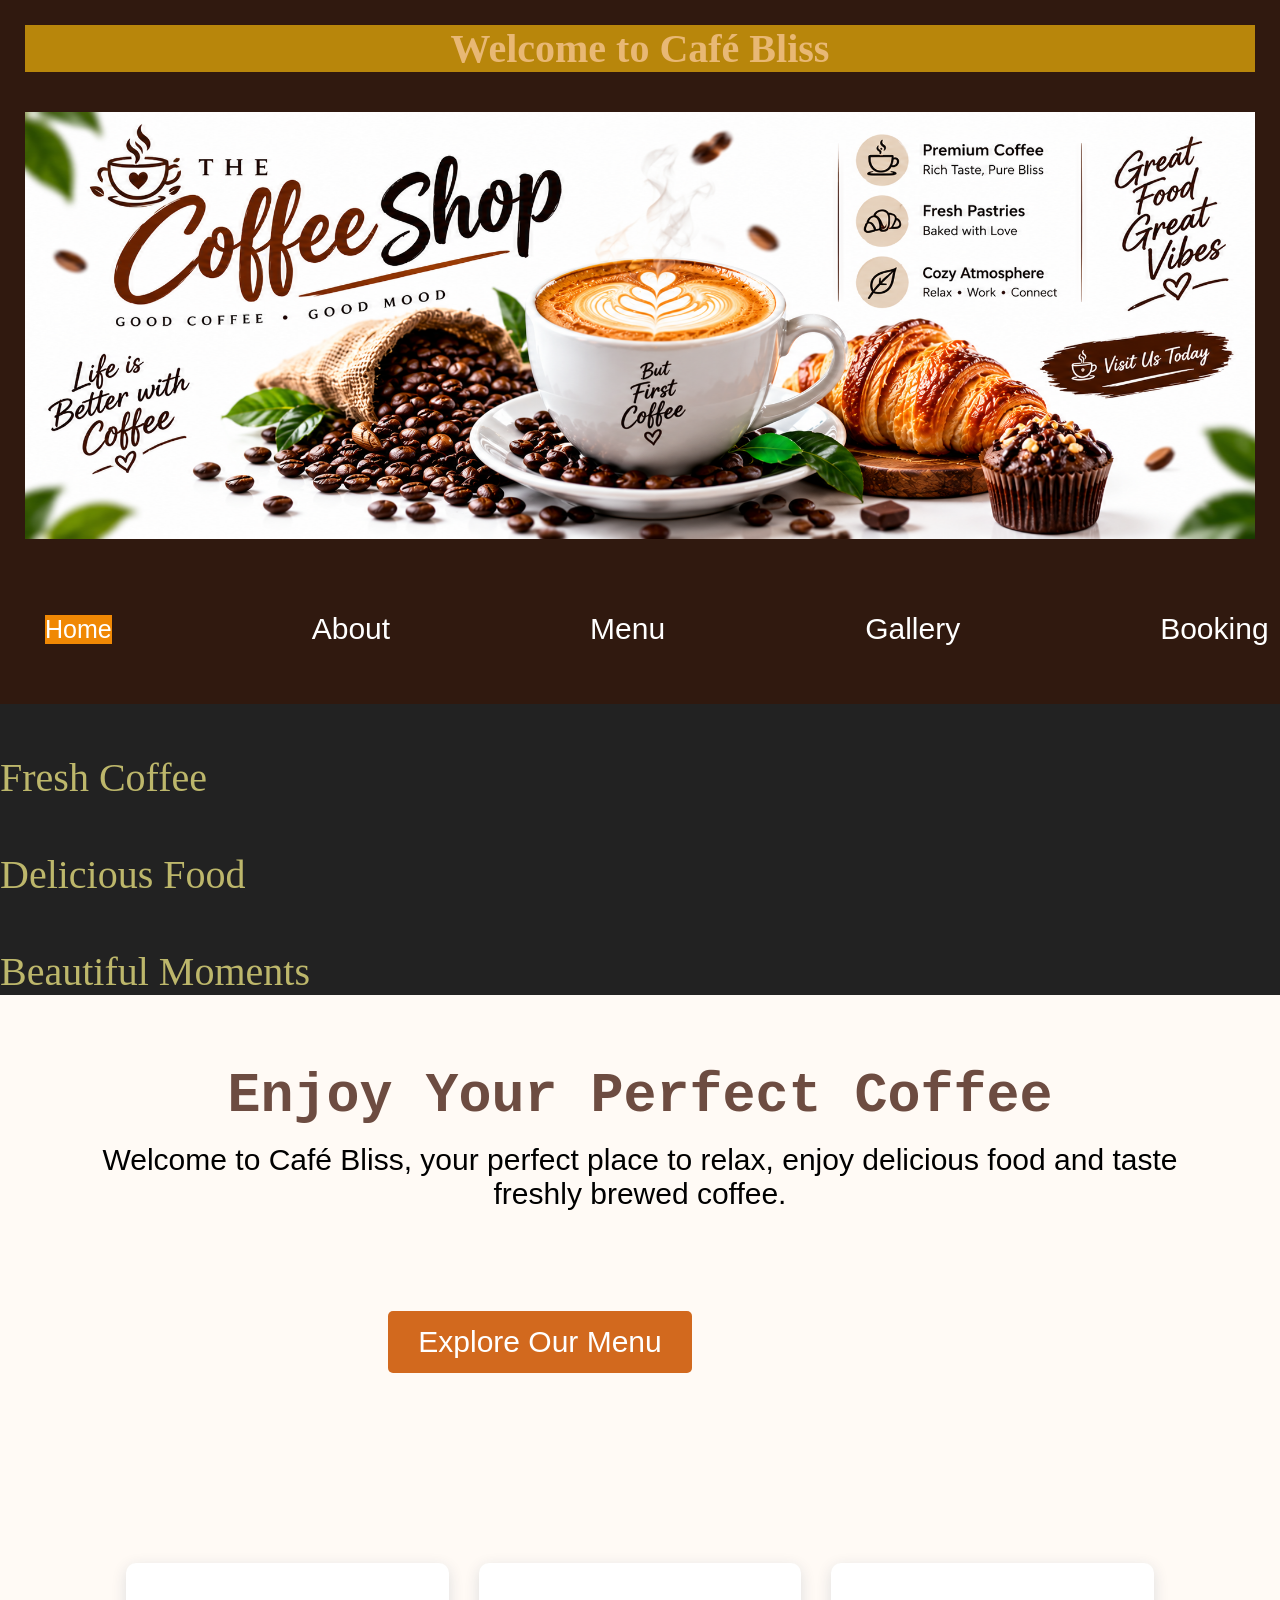
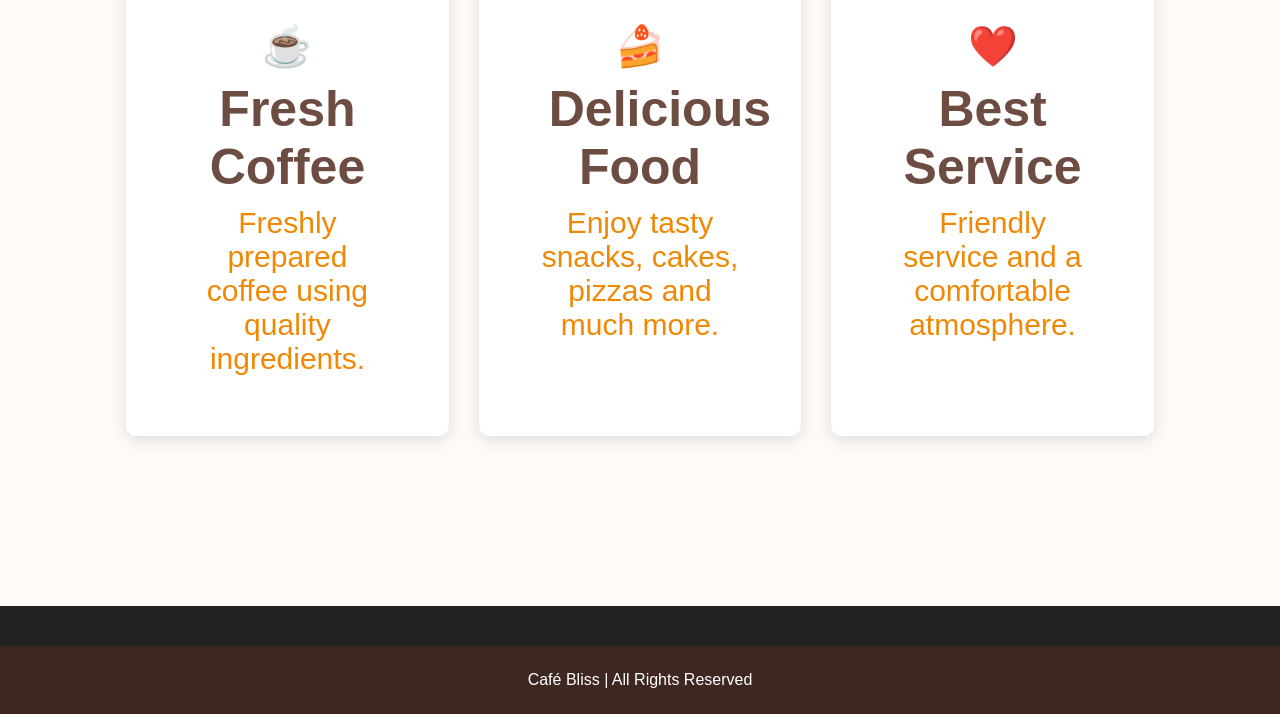
<file: index.html>
<!DOCTYPE html>
<html lang="en">
<head>
    <meta charset="UTF-8">
    <meta name="viewport" content="width=device-width, initial-scale=1.0">
    <title>Cafe Bliss</title>
    <link rel="stylesheet" href="style2.css">
</head>
<body>
    
    <header>
<h1>Welcome to Café Bliss</h1>
        <img src="image2.png" alt="Coffee shop logo"/>
   

        <div id="navbar">
            <a id="logo" href="index.html">Home</a>
            <a href="About.html">About</a>
            <a href="Menu.html">Menu</a>
            <a href="gallery.html">Gallery</a>
            <a href="booking.html">Booking</a>
            <a href="contact.html">Contact us</a>

            <input type="text" placeholder="Search Coffee">
            
            <button>Search</button>

        </div>

       
    </header>


    <section class="hero">

    <div class="hero-content">
        

        <ol>
                <li>Fresh Coffee</li>
                <li>Delicious Food</li>
                <li>Beautiful Moments</li>
        </ol>
             

        
    </div>

    </section>

    <section class="welcome">

    <h2>Enjoy Your Perfect Coffee</h2>

    <p>
        Welcome to Café Bliss, your perfect place to relax, enjoy
        delicious food and taste freshly brewed coffee.
    </p>

    <a href="menu.html" class="btn">Explore Our Menu</a>

    </section>

    <section class="welcome">

    <div class="features">

        <div class="feature-box">
            <span>☕</span>
            <h3>Fresh Coffee</h3>
            <p>Freshly prepared coffee using quality ingredients.</p>
        </div>

        <div class="feature-box">
            <span>🍰</span>
            <h3>Delicious Food</h3>
            <p>Enjoy tasty snacks, cakes, pizzas and much more.</p>
        </div>

        <div class="feature-box">
            <span>❤️</span>
            <h3>Best Service</h3>
            <p>Friendly service and a comfortable atmosphere.</p>
        </div>

    </div>

</section>


    <footer>
    <p> Café Bliss | All Rights Reserved</p>
</footer>


 
</body>
</html>
</file>
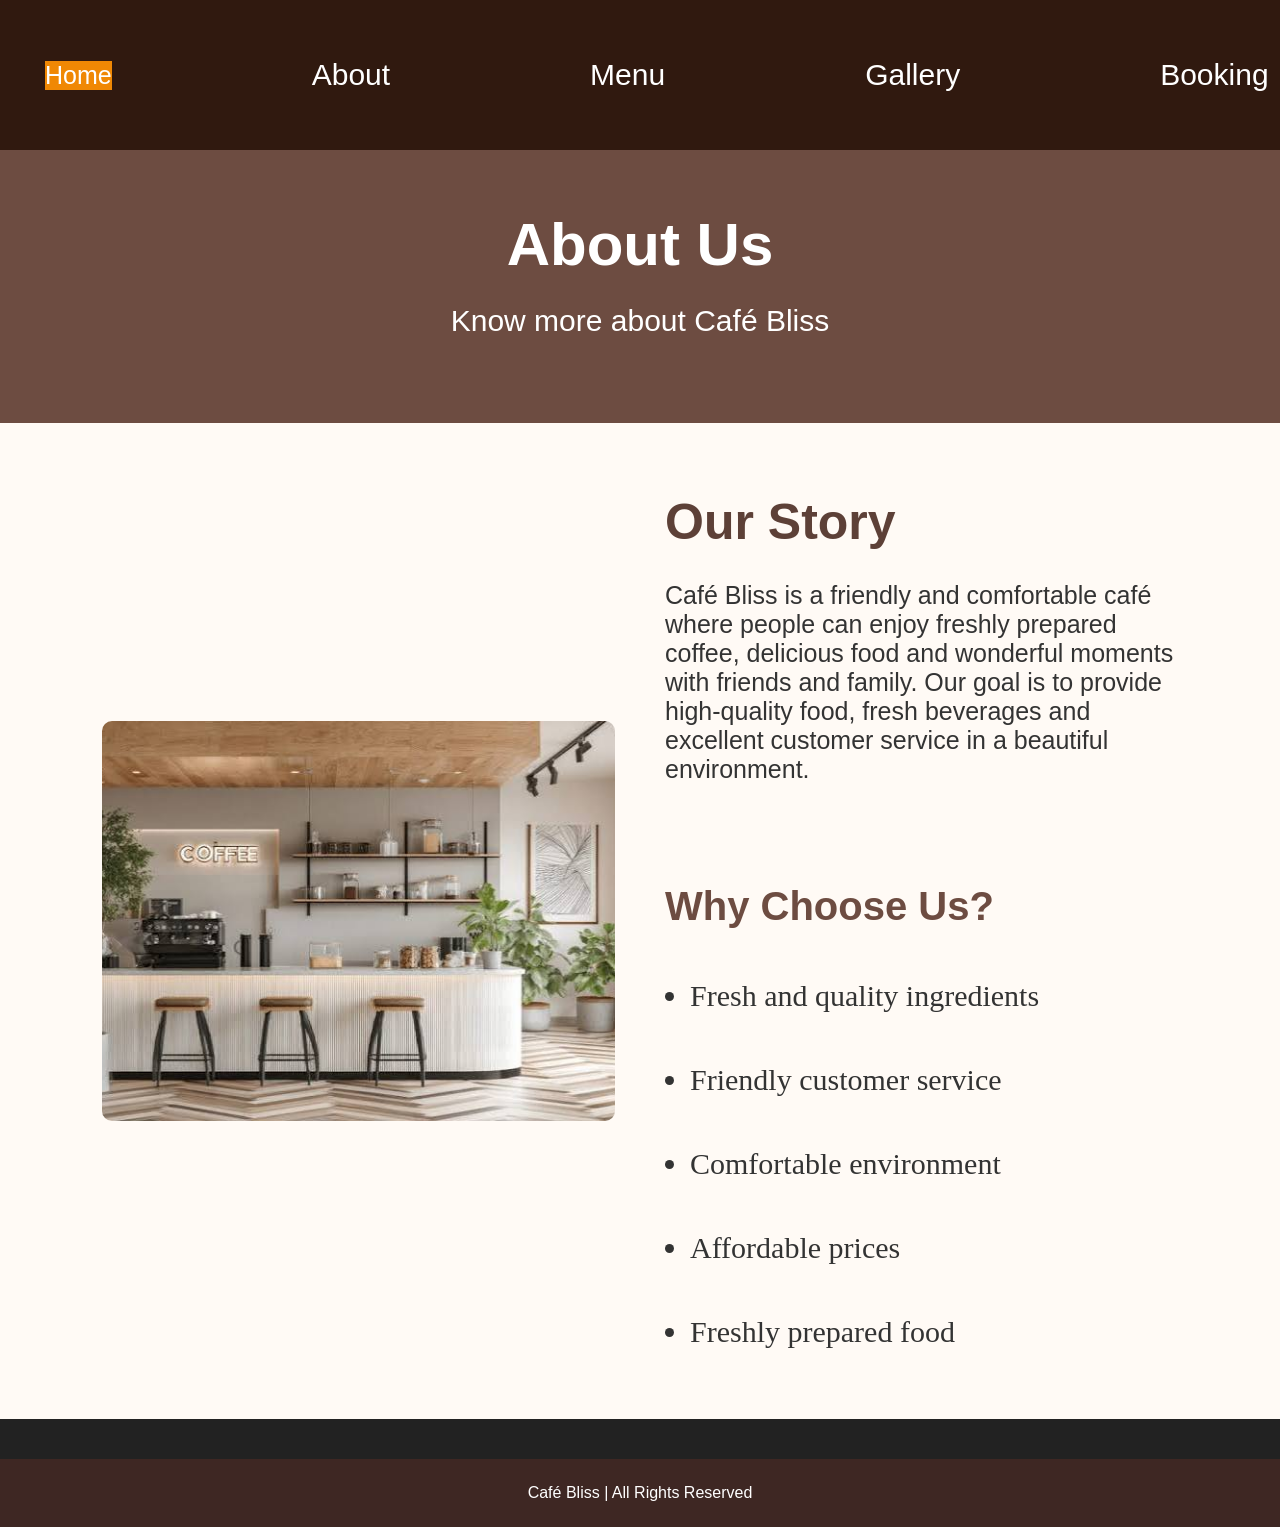
<file: About.html>
<!DOCTYPE html>
<html lang="en">
<head>
    <meta charset="UTF-8">
    <meta name="viewport" content="width=device-width, initial-scale=1.0">
    <title>About Us</title>
    <link rel="stylesheet" href="style2.css">
</head>
<body>
    <header>
        <div id="navbar">
            <a id="logo" href="index.html">Home</a>
            <a href="About.html">About</a>
            <a href="Menu.html">Menu</a>
            <a href="gallery.html">Gallery</a>
            <a href="booking.html">Booking</a>
            <a href="contact.html">Contact us</a>

            <input type="text" placeholder="Search Coffee">
            
            <button>Search</button>

        </div>

    </header>

    <section class="page-title">
    <h1>About Us</h1>
    <p>Know more about Café Bliss</p>
</section>

<section class="about">

    <div class="about-image">
        <img src="images3.jpg" alt="Cafe Interior">
    </div>

    <div class="about-content">

        <h2>Our Story</h2>

        <p>
            Café Bliss is a friendly and comfortable café where people
            can enjoy freshly prepared coffee, delicious food and
            wonderful moments with friends and family.
             Our goal is to provide high-quality food, fresh beverages
            and excellent customer service in a beautiful environment.
        </p>

        
        <h3>Why Choose Us?</h3>

        <ul>
            <li>Fresh and quality ingredients</li>
            <li>Friendly customer service</li>
            <li>Comfortable environment</li>
            <li>Affordable prices</li>
            <li>Freshly prepared food</li>
        </ul>

    </div>

</section>



    <footer>
    <p> Café Bliss | All Rights Reserved</p>
</footer>




</body>
</html>
</file>
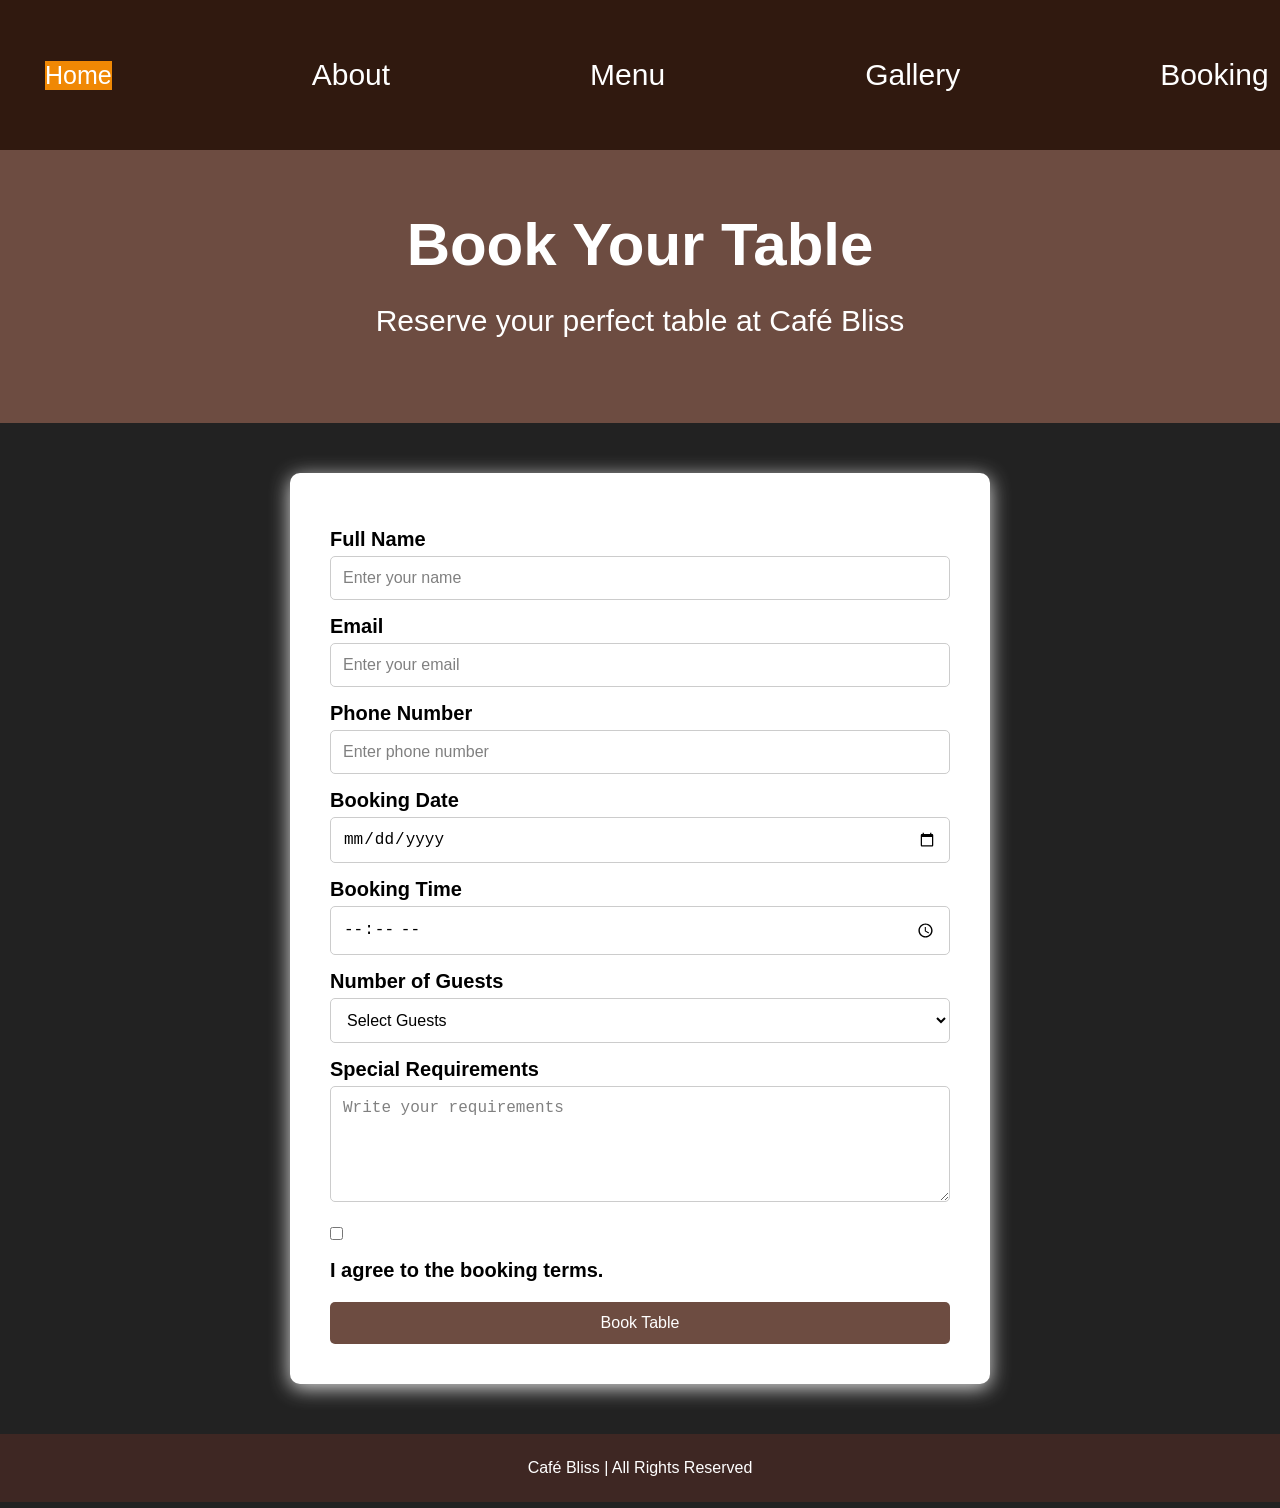
<file: booking.html>
<!DOCTYPE html>
<html lang="en">

<head>
    <meta charset="UTF-8">
    <meta name="viewport" content="width=device-width, initial-scale=1.0">
    <title>Booking - Café Bliss</title>
    <link rel="stylesheet" href="style2.css">
</head>

<body>

<header>

   <div id="navbar">

            <a id="logo" href="index.html">Home</a>
            <a href="About.html">About</a>
            <a href="Menu.html">Menu</a>
            <a href="gallery.html">Gallery</a>
            <a href="booking.html">Booking</a>
            <a href="contact.html">Contact us</a>

            <input type="text" placeholder="Search Coffee">
            
            <button>Search</button>
    
    </div>

</header>

<section class="page-title">
    <h1>Book Your Table</h1>
    <p>Reserve your perfect table at Café Bliss</p>
</section>

<section class="form-container">

    <form action="confirmation.html" method="get">

        <label>Full Name</label>
        <input type="text" placeholder="Enter your name" required>

        <label>Email</label>
        <input type="email" placeholder="Enter your email" required>

        <label>Phone Number</label>
        <input type="tel" placeholder="Enter phone number">

        <label>Booking Date</label>
        <input type="date">

        <label>Booking Time</label>
        <input type="time">

        <label>Number of Guests</label>

        <select>
            <option>Select Guests</option>
            <option>1 Person</option>
            <option>2 People</option>
            <option>3 People</option>
            <option>4 People</option>
            <option>5+ People</option>
        </select>

        

        <label>Special Requirements</label>

        <textarea rows="5" placeholder="Write your requirements"></textarea>

        <div class="check">
            <input type="checkbox">
            <label>I agree to the booking terms.</label>
        </div>

        <input type="submit" value="Book Table" class="submit-btn">

    </form>

    
</section>

<footer>
    <p> Café Bliss | All Rights Reserved</p>
</footer>

</body>
</html>
</file>
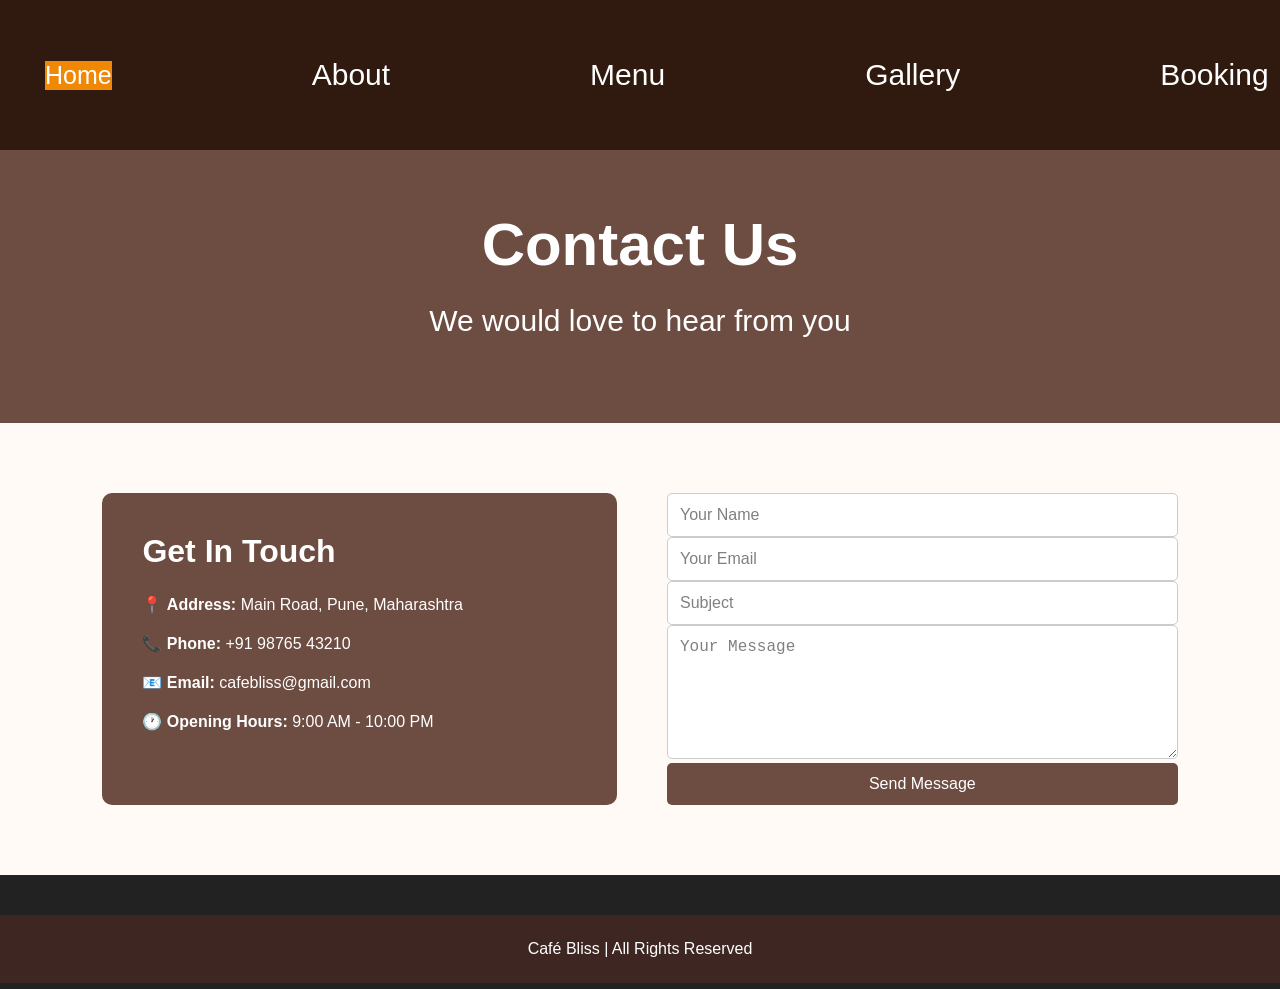
<file: contact.html>
<!DOCTYPE html>
<html lang="en">

<head>
    <meta charset="UTF-8">
    <meta name="viewport" content="width=device-width, initial-scale=1.0">
    <title>Contact - Café Bliss</title>
    <link rel="stylesheet" href="style2.css">
</head>

<body>

<header>

    <div id="navbar">

            <a id="logo" href="index.html">Home</a>
            <a href="About.html">About</a>
            <a href="Menu.html">Menu</a>
            <a href="gallery.html">Gallery</a>
            <a href="booking.html">Booking</a>
            <a href="contact.html">Contact us</a>

            <input type="text" placeholder="Search Coffee">
            
            <button>Search</button>
    
    </div>
</header>

<section class="page-title">
    <h1>Contact Us</h1>
    <p>We would love to hear from you</p>
</section>

<section class="contact">

    <div class="contact-info">

        <h2>Get In Touch</h2>

        <p>📍 <strong>Address:</strong> Main Road, Pune, Maharashtra</p>

        <p>📞 <strong>Phone:</strong> +91 98765 43210</p>

        <p>📧 <strong>Email:</strong> cafebliss@gmail.com</p>

        <p>🕐 <strong>Opening Hours:</strong> 9:00 AM - 10:00 PM</p>

    </div>

    <div class="contact-form">

        <form>

            <input type="text" placeholder="Your Name">

            <input type="email" placeholder="Your Email">

            <input type="text" placeholder="Subject">

            <textarea rows="6" placeholder="Your Message"></textarea>

            <input type="submit" value="Send Message" class="submit-btn">

        </form>

    </div>

</section>

<footer>
    <p> Café Bliss | All Rights Reserved</p>
</footer>

</body>
</html>
</file>
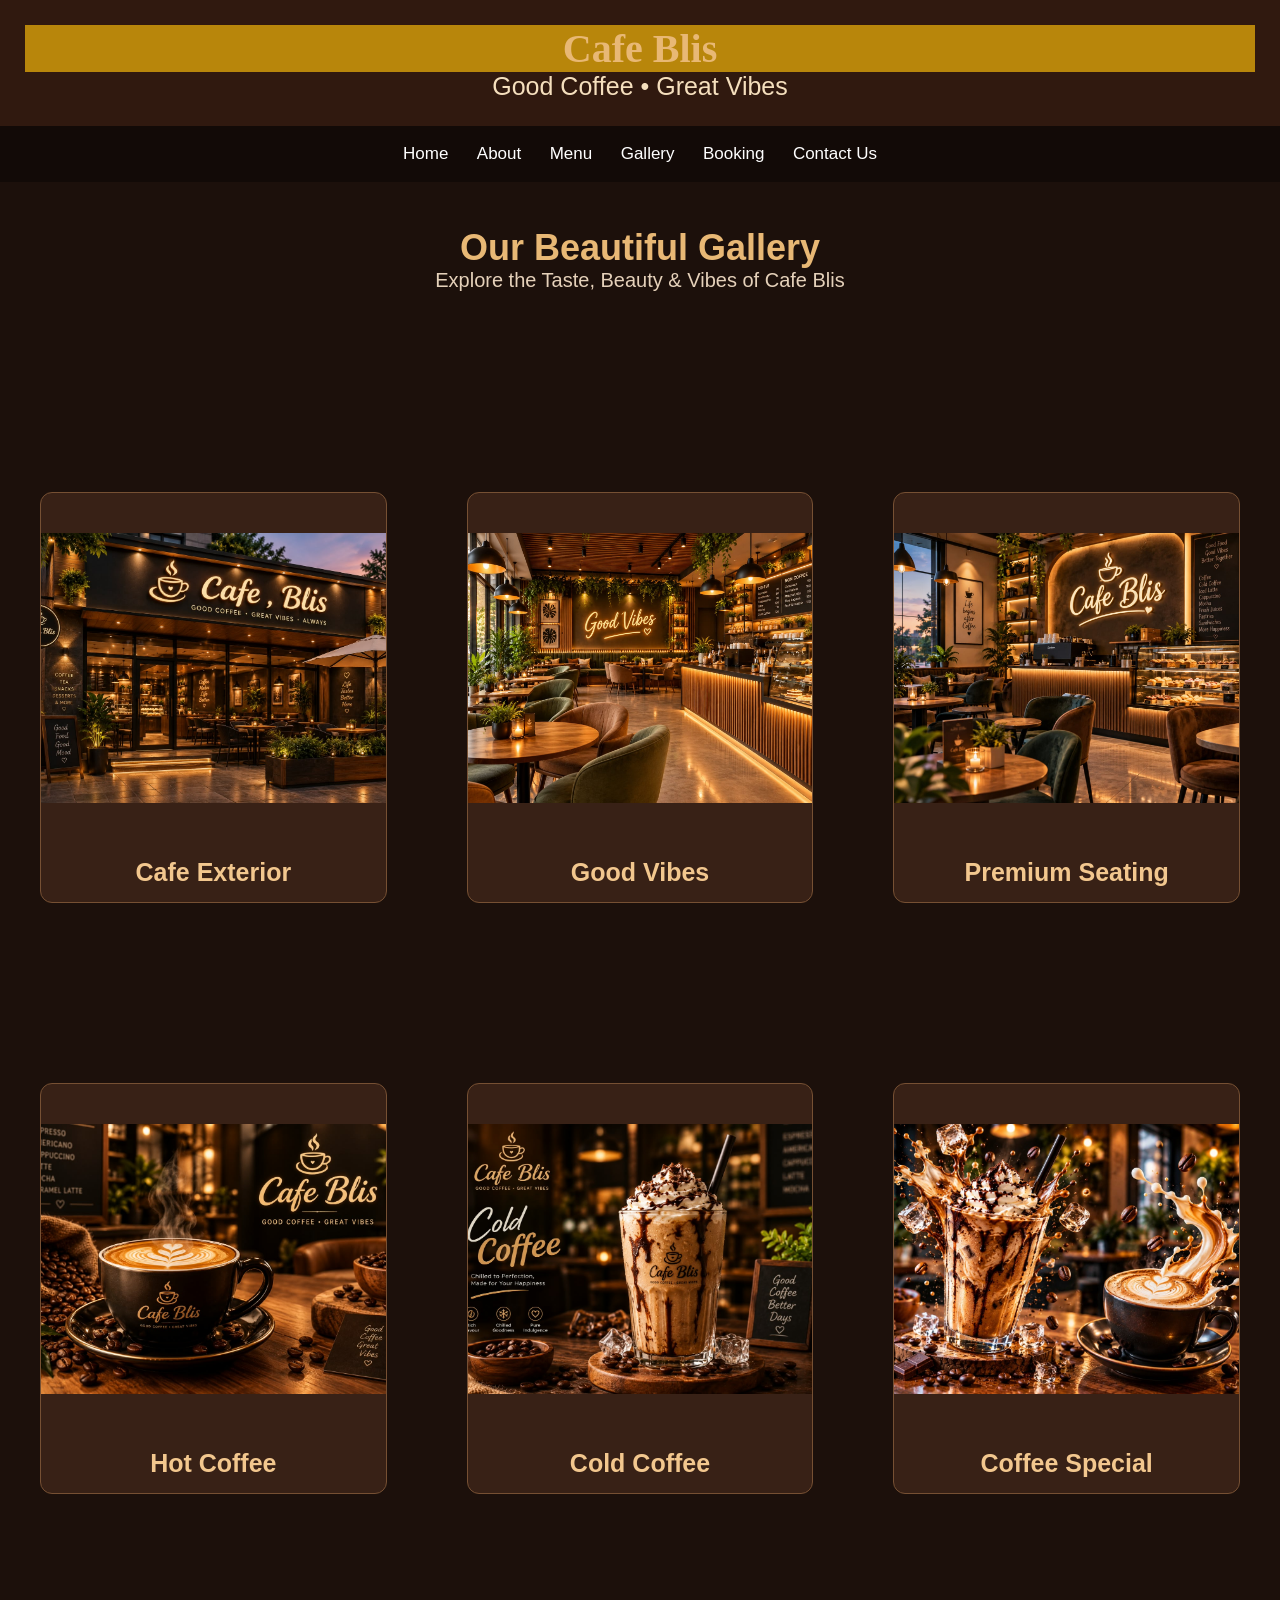
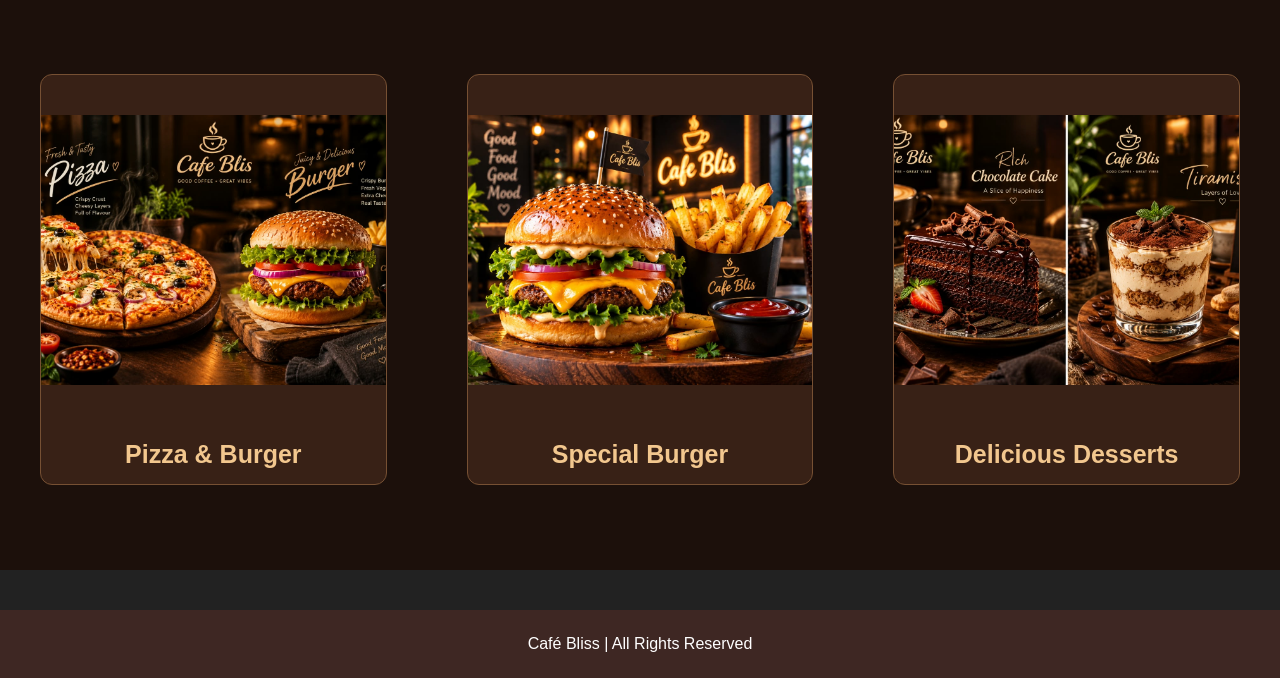
<file: gallery.html>
<!DOCTYPE html>
<html lang="en">

<head>
    <meta charset="UTF-8">
    <meta name="viewport" content="width=device-width, initial-scale=1.0">
    <title>Gallery - Café Bliss</title>
    <link rel="stylesheet" href="style2.css">
</head>

<body>

<header>
    <h1>Cafe Blis</h1>
    <p>Good Coffee • Great Vibes</p>
</header>

<nav>
    <a href="index.html">Home</a>
    <a href="About.html">About</a>
    <a href="Menu.html">Menu</a>
    <a href="gallery.html">Gallery</a>
    <a href="booking.html">Booking</a>
    <a href="contact.html">Contact Us</a>
</nav>

<section class="gallery">

    <h2>Our Beautiful Gallery</h2>
    <p>Explore the Taste, Beauty & Vibes of Cafe Blis</p>

    <div class="gallery-container">

        <div class="gallery-item">
            <img src="img17.jpeg" alt="Cafe Exterior">
            <h3>Cafe Exterior</h3>
        </div>

        <div class="gallery-item">
            <img src="img15.jpeg" alt="Cafe Interior">
            <h3>Good Vibes</h3>
        </div>

        <div class="gallery-item">
            <img src="img13.jpeg" alt="Cafe Seating">
            <h3>Premium Seating</h3>
        </div>

        <div class="gallery-item">
            <img src="img20.jpeg" alt="Hot Coffee">
            <h3>Hot Coffee</h3>
        </div>

        <div class="gallery-item">
            <img src="img18.jpeg" alt="Cold Coffee">
            <h3>Cold Coffee</h3>
        </div>

        <div class="gallery-item">
            <img src="img12.jpeg" alt="Coffee Special">
            <h3>Coffee Special</h3>
        </div>

        <div class="gallery-item">
            <img src="img19.jpeg" alt="Pizza and Burger">
            <h3>Pizza & Burger</h3>
        </div>

        <div class="gallery-item">
            <img src="img9.jpeg" alt="Special Burger">
            <h3>Special Burger</h3>
        </div>

        <div class="gallery-item">
            <img src="img16.jpeg" alt="Desserts">
            <h3>Delicious Desserts</h3>
        </div>

    </div>
</section>



<footer>
    <p> Café Bliss | All Rights Reserved</p>
</footer>

</body>
</html>
</file>
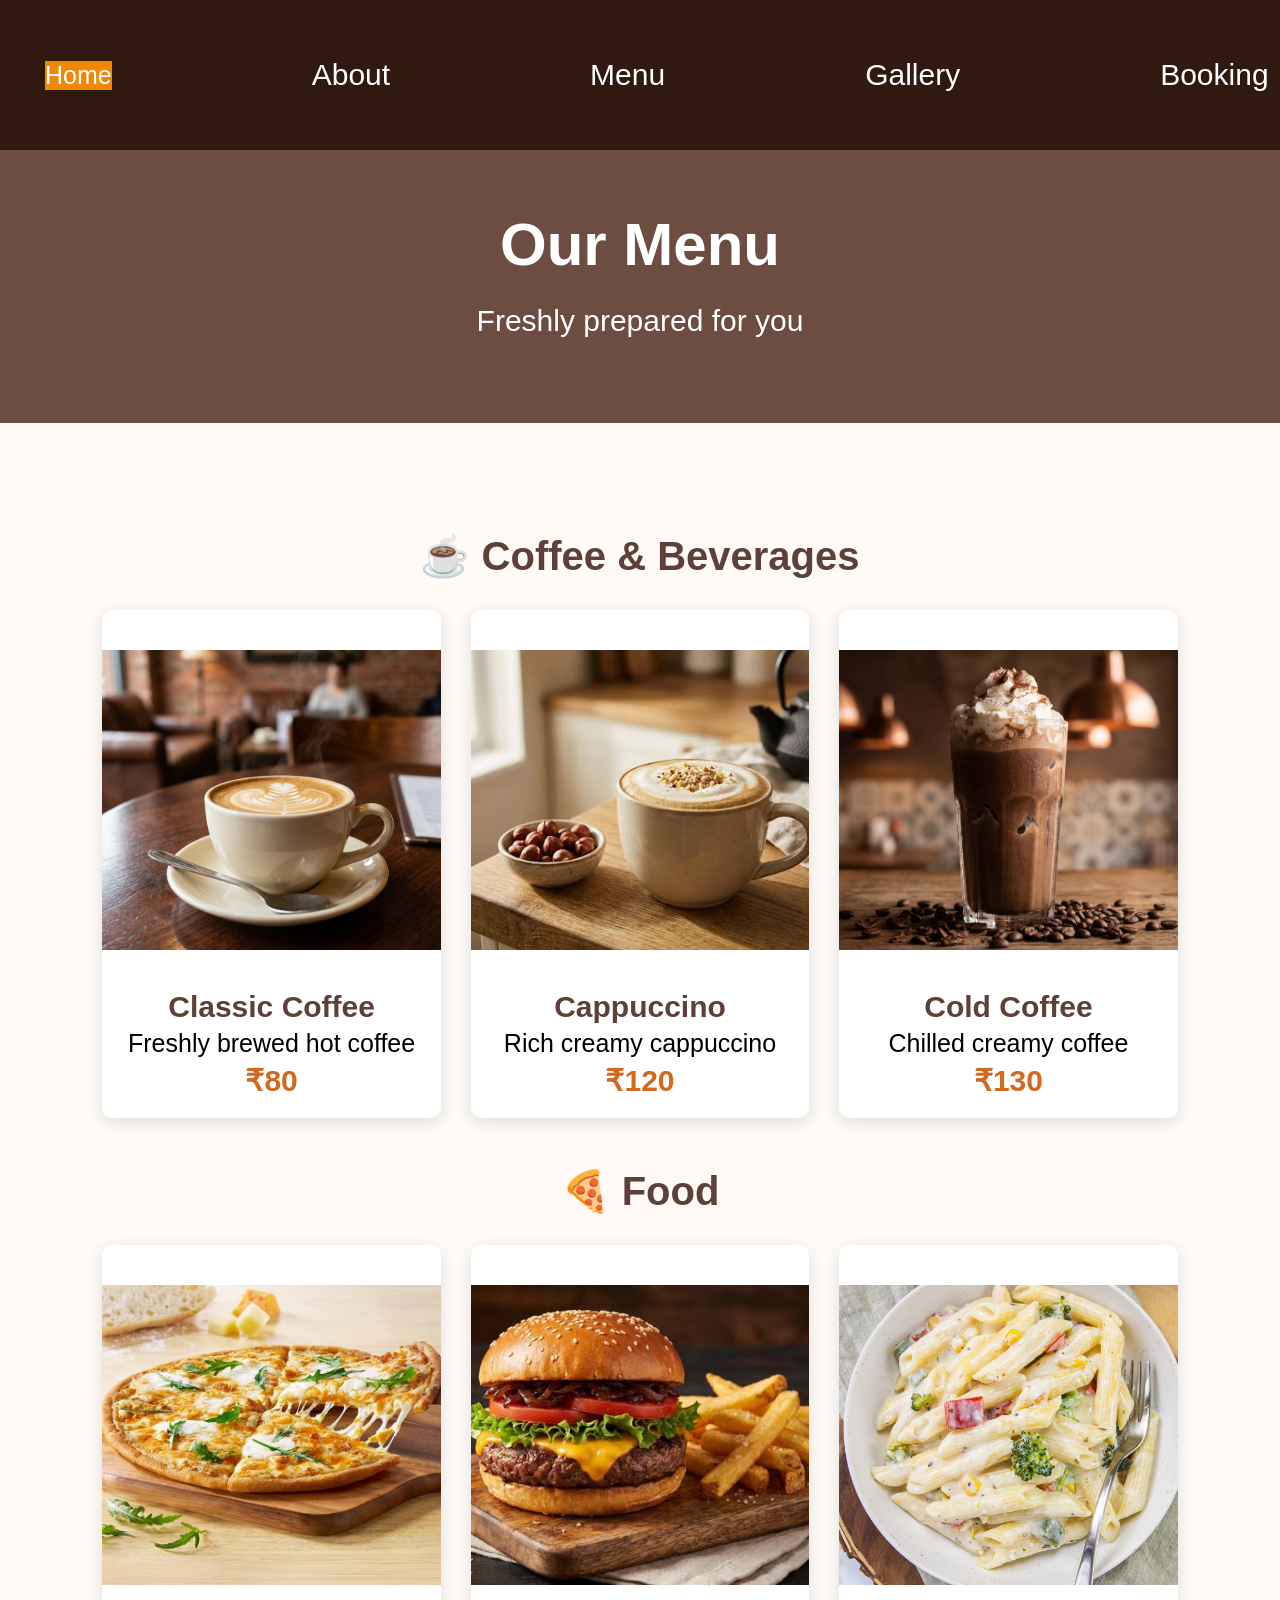
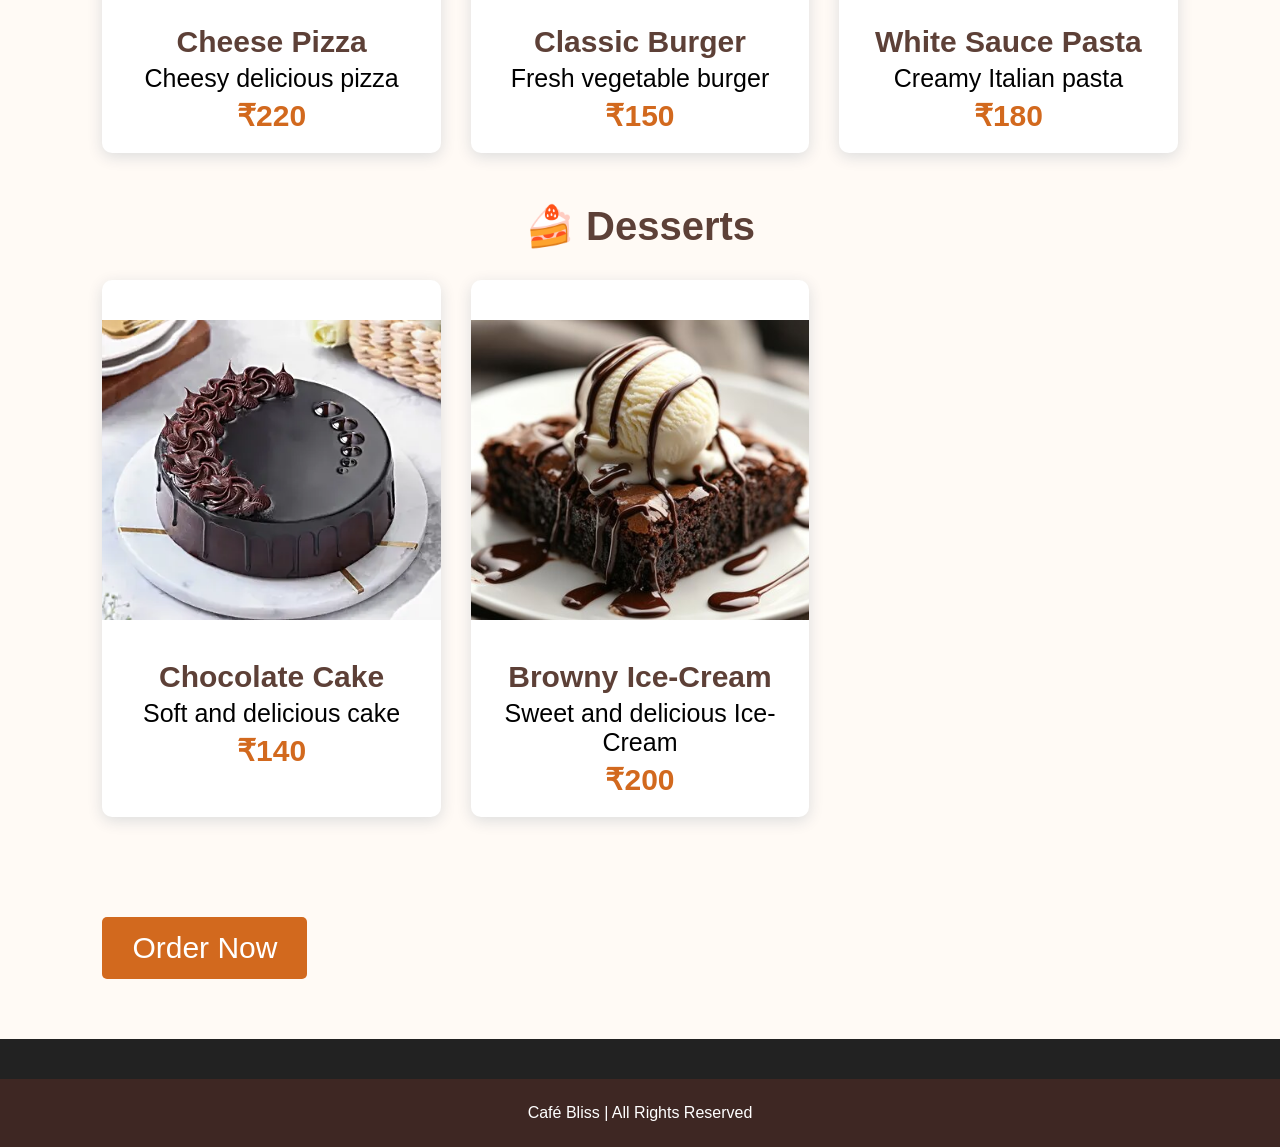
<file: Menu.html>
<!DOCTYPE html>
<html lang="en">

<head>
    <meta charset="UTF-8">
    <meta name="viewport" content="width=device-width, initial-scale=1.0">
    <title>Menu - Café Bliss</title>
    <link rel="stylesheet" href="style2.css">
</head>

<body>

<header>

    <div id="navbar">

            <a id="logo" href="index.html">Home</a>
            <a href="About.html">About</a>
            <a href="Menu.html">Menu</a>
            <a href="gallery.html">Gallery</a>
            <a href="booking.html">Booking</a>
            <a href="contact.html">Contact us</a>

            <input type="text" placeholder="Search Coffee">
            
            <button>Search</button>
    
    </div>

</header>

<section class="page-title">
    <h1>Our Menu</h1>
    <p>Freshly prepared for you</p>
</section>

<section class="menu-section">

    <h2>☕ Coffee & Beverages</h2>

    <div class="menu-grid">

        <div class="menu-card">
            <img src="images4.jpg.png" alt="Coffee">
            <h3>Classic Coffee</h3>
            <p>Freshly brewed hot coffee</p>
            <strong>₹80</strong>
        </div>

        <div class="menu-card">
            <img src="images5.jpg" alt="Cappuccino">
            <h3>Cappuccino</h3>
            <p>Rich creamy cappuccino</p>
            <strong>₹120</strong>
        </div>

        <div class="menu-card">
            <img src="images6.jpg" alt="Cold Coffee">
            <h3>Cold Coffee</h3>
            <p>Chilled creamy coffee</p>
            <strong>₹130</strong>
        </div>

    </div>

    <h2>🍕 Food</h2>

    <div class="menu-grid">

        <div class="menu-card">
            <img src="imge7.jpeg.jpeg" alt="Pizza">
            <h3>Cheese Pizza</h3>
            <p>Cheesy delicious pizza</p>
            <strong>₹220</strong>
        </div>

        <div class="menu-card">
            <img src="images8.jpg" alt="Burger">
            <h3>Classic Burger</h3>
            <p>Fresh vegetable burger</p>
            <strong>₹150</strong>
        </div>

        <div class="menu-card">
            <img src="images9.jpg" alt="Pasta">
            <h3>White Sauce Pasta</h3>
            <p>Creamy Italian pasta</p>
            <strong>₹180</strong>
        </div>

    </div>

    

    <h2>🍰 Desserts</h2>

    <div class="menu-grid">

        <div class="menu-card">
            <img src="images10.jpg" alt="Cake">
            <h3>Chocolate Cake</h3>
            <p>Soft and delicious cake</p>
            <strong>₹140</strong>
        </div>

        <div class="menu-card">
            <img src="images11.jpg" alt="ice-cream">
            <h3>Browny Ice-Cream</h3>
            <p>Sweet and delicious Ice-Cream</p>
            <strong>₹200</strong>
        </div>

    </div>

    <a href="booking.html" class="bt">Order Now</a>


</section>




    <footer>
    <p> Café Bliss | All Rights Reserved</p>
</footer>



</body>
</html>
</file>
<file: style2.css>
*
{
    padding: 0;
    margin: 0;
    color: white;
}

body
{
    background-color: #222;
}

#navbar
{

    
    height: 100px;
    display: flex;
    align-items: center;
    padding: 0 20px;
}

button
{
    background-color: #f08804;
}

#logo
{
    background-color: #f08804;
    font-size: 25px;
}

a{
    margin-right: 200px;
    text-decoration-line: none;
    font-size: 30px;
}

img
{
    width: 100%;
    height: 100%;
    object-fit: cover;
    display: block;
    margin-bottom: 40px;
    margin-top: 40px;
}

h1
{
    text-align: center;
    font-size: 60px;
    font-family:Georgia, 'Times New Roman', Times, serif;
    color: bisque;
    background-color:darkgoldenrod;
    
}

.nav
{
    background-color: #3e2723;
    color: white;
    text-align: center;
    padding: 25px;
    margin-top: 10px;
    font-size: 40px;
    display: block;
    unicode-bidi: isolate;

}

footer
{
    text-align:center;
}


li
{
    font-size: 40px;
    margin-top: 50px;
    font-family: Cambria, Cochin, Georgia, Times, 'Times New Roman', serif;
    color: darkkhaki;
}


.hover
{
    background-color: white;
}
.btn {
    display: inline-block;
    background-color: #d2691e;
    color: white;
    padding: 14px 30px;
    text-decoration: none;
    border-radius: 5px;
    margin-top: 100px;
}

.btn:hover {
    background-color: #8b4513;
}

.bt {
    display: inline-block;
    background-color: #d2691e;
    color: white;
    padding: 14px 30px;
    text-decoration: none;
    border-radius: 5px;
    margin-top: 100px;
    text-align: center;
    justify-content: center;
}

.bt:hover {
    background-color: #8b4513;
}


.welcome {
    padding: 70px 8%;
    text-align: center;
    background-color: #fffaf5;
    
}

.welcome h2 {
    font-size: 55px;
    color: #6d4c41;
    margin-bottom: 15px;
    font-family:"Lucida Console", "Courier New", monospace;
}

.features {
    display: flex;
    justify-content: center;
    gap: 30px;
    margin-top: 50px;
}

.feature-box {
    background-color: white;
    padding: 60px;
    width: 30%;
    border-radius: 10px;
    box-shadow: 0 4px 15px #ddd;
    margin-bottom: 100px;
}

.feature-box span {
    font-size: 40px;
}

.feature-box h3 {
    color: #6d4c41;
    margin: 10px;
    font-size: 50px;
}


.welcome p
{
    font-size: 30px;
    color:black;
}
.feature-box p
{
    font-size: 30px;
    color: #f08804;
    text-align: center;
}

.page-title {
    background-color: #6d4c41;
    color: white;
    text-align: center;
    padding: 60px 20px;
}

.page-title h1 {
    font-size: 50px;
    background-color: #6d4c41;
    color: white;
}

.page-title p {
    font-size: 25px;
    margin: 25px;
}
.about {
    display: flex;
    gap: 50px;
    padding: 70px 8%;
    align-items: center;
    background-color: #fffaf5;
}

.about-image {
    width: 50%;
}

.about-image img {
    width: 100%;
    height: 400px;
    object-fit: cover;
    border-radius: 10px;
}

.about-content {
    width: 50%;
}

.about-content h2 {
    color: #5d4037;
    font-size: 50px;
    margin-bottom: 30px;
}

.about-content h3 {
    margin-top: 100px;
    color: #6d4c41;
    font-size: 40px;
}

.about-content ul {
    margin-top: 10px;
    padding-left: 25px;
}

.about-content li
{
    font-size: 30px;
    color: #333;;
}
.about-content p
{
    color: #333;
    font-size: 25px;
   
}

.menu-section {
    padding: 60px 8%;
    background-color: #fffaf5;
}

.menu-section h2 {
    text-align: center;
    color: #5d4037;
    margin: 50px 0 30px;
    font-size: 40px;
}

.menu-grid {
    display: grid;
    grid-template-columns: repeat(3, 1fr);
    gap: 30px;
}

.menu-card {
    background-color: white;
    text-align: center;
    border-radius: 10px;
    overflow: hidden;
    box-shadow: 0 4px 15px #ddd;
    padding-bottom: 20px;
}

.menu-card img {
    width: 100%;
    height: 300px;
    object-fit: cover;
}

.menu-card h3 {
    margin-top: 30px;
    color: #5d4037;
    font-size: 30px;
}

.menu-card p {
    padding: 5px 15px;
    color: black;
    font-size: 25px;
}

.menu-card strong {
    color: #d2691e;
    font-size: 30px;
}

.page-title h1
{
    font-size: 60px;
    font-family:'Lucida Sans', 'Lucida Sans Regular', 'Lucida Grande', 
    'Lucida Sans Unicode', Geneva, Verdana, sans-serif;
}

.page-title p
{
    font-size: 30px;
}




     /* Gallery Page Design */

* {
    box-sizing: border-box;
}

body {
    margin: 0;
    font-family: Arial, sans-serif;
   
    color: white;
}

/* Header */

header {
    background-color: #30190f;
    text-align: center;
    padding: 25px;
}

header h1 {
    color: #e8b875;
    font-size: 40px;
    margin: 0;
}

header p {
    color: #f5dfbd;
}

/* Navigation */

nav {
    background-color: #120a07;
    text-align: center;
    padding: 18px;
}

nav a {
    color: white;
    text-decoration: none;
    margin: 12px;
    font-size: 17px;
}

nav a:hover {
    color: #e8b875;
}

/* Gallery Section */

.gallery {
    text-align: center;
    padding: 45px 20px;
     background-color: #1c100b;
}

.gallery h2 {
    color: #e8b875;
    font-size: 36px;
}

.gallery p {
    color: #e5d1ba;
    font-size: 20px;
}

header p
{
    font-size: 25px;
}

/* Gallery Images */

.gallery-container {
    display: grid;
    grid-template-columns: repeat(3, 1fr);
    gap: 80px;
    max-width: 1200px;
    margin: 40px auto;
    margin-top: 100px;
}

.gallery-item {
    background-color: #382116;
    border-radius: 12px;
    overflow: hidden;
    border: 1px solid #765033;
    transition: transform 0.4s ease,
                box-shadow 0.4s ease;
    animation: fadeIn 1s ease both;
    margin-top: 100px;
}

.gallery-item img {
    width: 100%;
    height: 270px;
    object-fit: cover;
    display: block;
    transition: transform 0.5s ease;
}

.gallery-item h3 {
    color: #f2c78e;
    padding: 15px;
    margin: 0;
    font-size: 25px;
}

/* Hover Animation */

.gallery-item:hover {
    transform: translateY(-10px);
    box-shadow: 0 10px 25px #000;
}

.gallery-item:hover img {
    transform: scale(1.1);
}

/* Opening Animation */

@keyframes fadeIn {
    from {
        opacity: 0;
        transform: translateY(30px);
    }

    to {
        opacity: 1;
        transform: translateY(0);
    }
}


/* Tablet */

@media (max-width: 900px) {
    .gallery-container {
        grid-template-columns: repeat(2, 1fr);
    }
}

/* Mobile */

@media (max-width: 600px) {
    .gallery-container {
        grid-template-columns: 1fr;
    }

    nav a {
        display: inline-block;
        margin: 8px;
    }
}


/* Confirmation Page Background */

body:has(.confirmation) {
    background-image: url("images/cafe-bg.jpg");
    background-size: cover;
    background-position: center;
    background-attachment: fixed;
}

/* Confirmation Card */

.confirmation {
    background: white;
    width: 60%;
    max-width: 550px;
    margin: 100px auto;
    padding: 40px 25px;
    text-align: center;
    border-radius: 15px;
    box-shadow: 0 0 20px gray;
}

/* Success Tick Symbol */

.success-icon {
    background-color: #28a745;
    color: white;
    width: 90px;
    height: 90px;
    border-radius: 50%;
    font-size: 60px;
    line-height: 90px;
    margin: 0 auto 20px;
    animation: success 0.7s ease;
}

/* Success Animation */

@keyframes success {
    0% {
        transform: scale(0);
    }

    70% {
        transform: scale(1.2);
    }

    100% {
        transform: scale(1);
    }
}

/* Text Design */

.confirmation h1 {
    color: black;
    margin-bottom: 15px;
}

.confirmation h2 {
    color: #6b3e26;
    margin-bottom: 15px;
}

.confirmation p {
    color: #555;
    margin: 12px 0;
}

/* Home Button */

.home-btn {
    display: inline-block;
    background: #8b4513;
    color: white;
    padding: 12px 25px;
    margin-top: 20px;
    text-decoration: none;
    border-radius: 8px;
    transition: 0.3s;
}

.home-btn:hover {
    background: #b8792b;
    transform: scale(1.1);
}

.form-container {
    max-width: 700px;
    margin: 50px auto;
    background-color: white;
    padding: 40px;
    border-radius: 10px;
    box-shadow: 0 4px 20px #ddd;
    
    
}

form label {
    display: block;
    margin-top: 15px;
    margin-bottom: 5px;
    font-weight: bold;
    color: black;
    font-size: 20px;
}

form input,
form select,
form textarea {
    width: 100%;
    padding: 12px;
    border: 1px solid #ccc;
    border-radius: 5px;
    font-size: 15px;
    color: black;
    font-size: 16px;
    background-color: white;
}

form select option
{
    color: black;
}
input::placeholder,
textarea::placeholder
{
    color: gray;
}

.radio-group {
    margin-top: 8px;
}

.radio-group input {
    width: auto;
    margin-right: 5px;
    color: black;
}

.check {
    margin: 20px 0;
}

.check input {
    width: auto;
}

.submit-btn {
    background-color: #6d4c41;
    color: white;
    border: none;
    cursor: pointer;
    font-size: 16px;
}

.submit-btn:hover {
    background-color: #3e2723;
}

.contact {
    display: flex;
    gap: 50px;
    padding: 70px 8%;
    background-color: #fffaf5;
}

.contact-info,
.contact-form {
    width: 50%;
}

.contact-info {
    background-color: #6d4c41;
    color: white;
    padding: 40px;
    border-radius: 10px;
}

.contact-info h2 {
    margin-bottom: 25px;
    font-size: 32px;
}

.contact-info p {
    margin: 20px 0;
}

/* ------------------------------
   FOOTER
------------------------------ */

footer {
    background-color: #3e2723;
    color: white;
    text-align: center;
    padding: 25px;
    margin-top: 40px;
}
</file>
